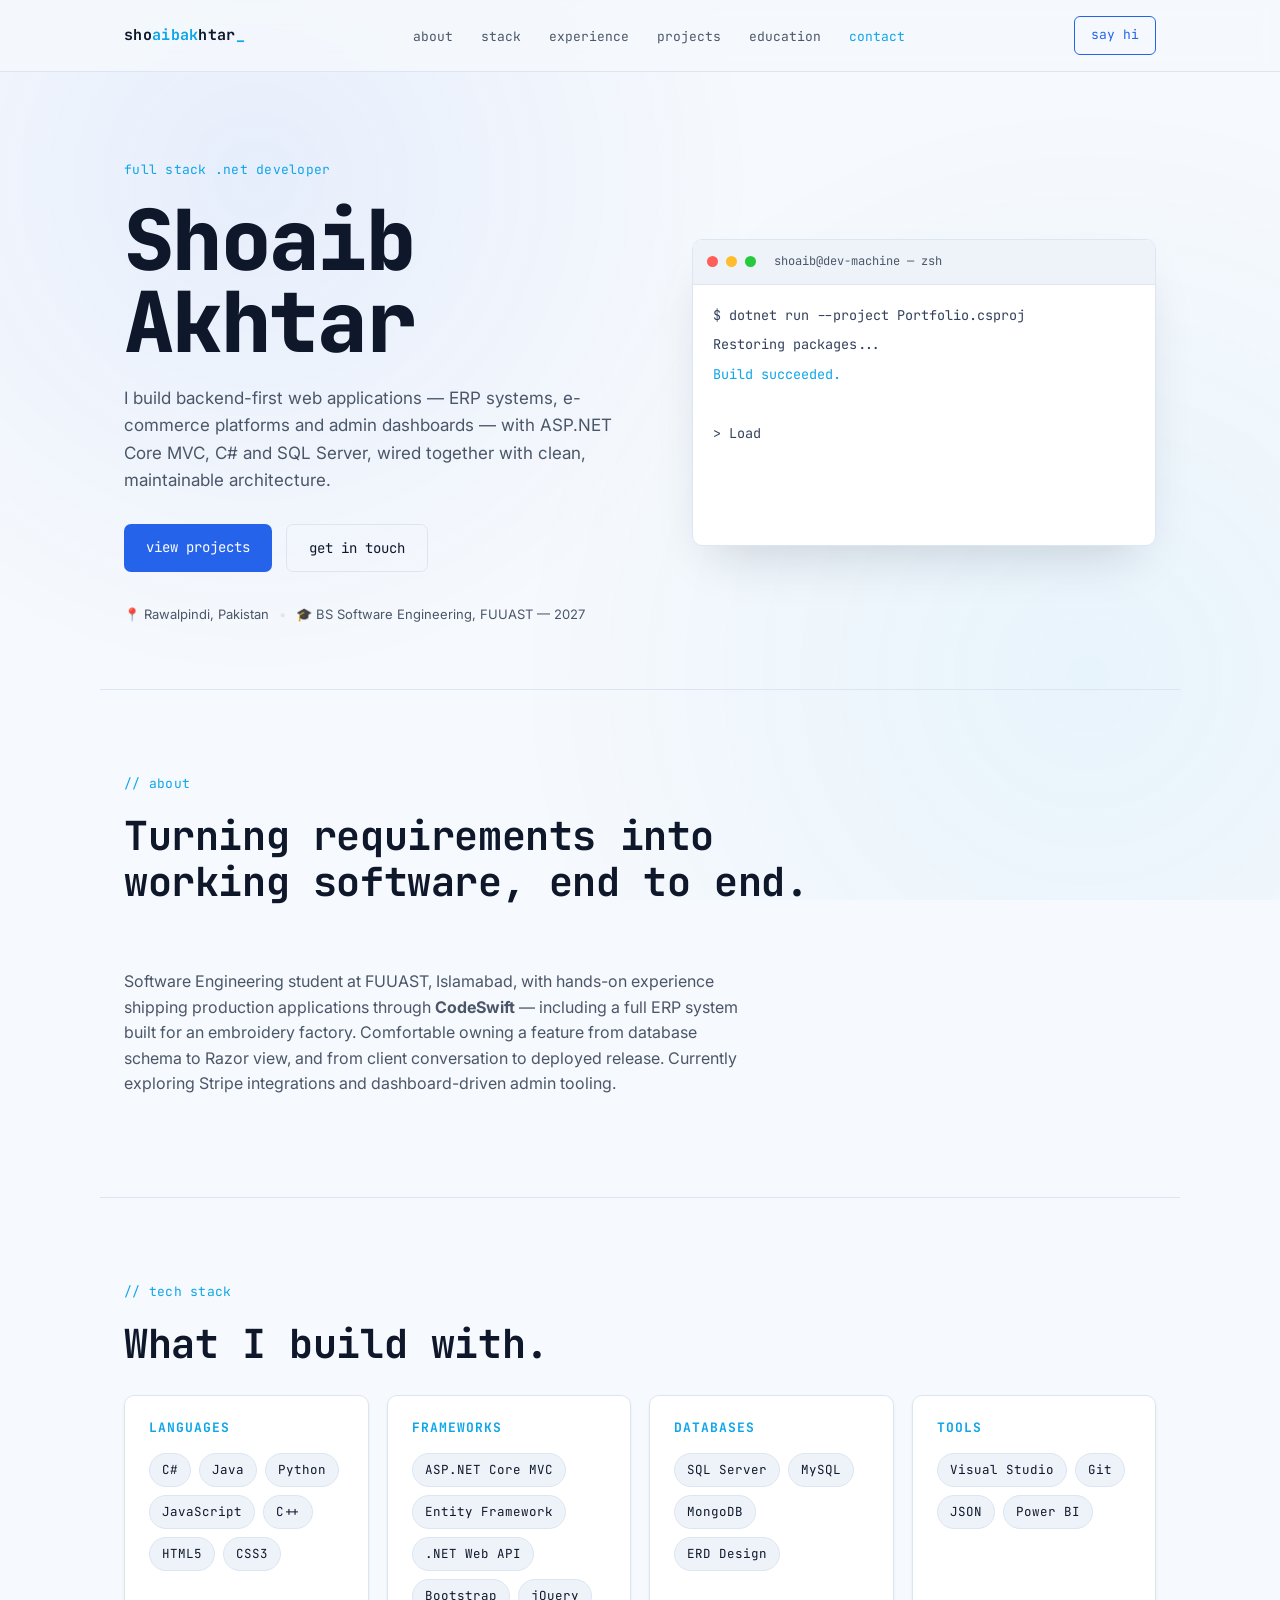
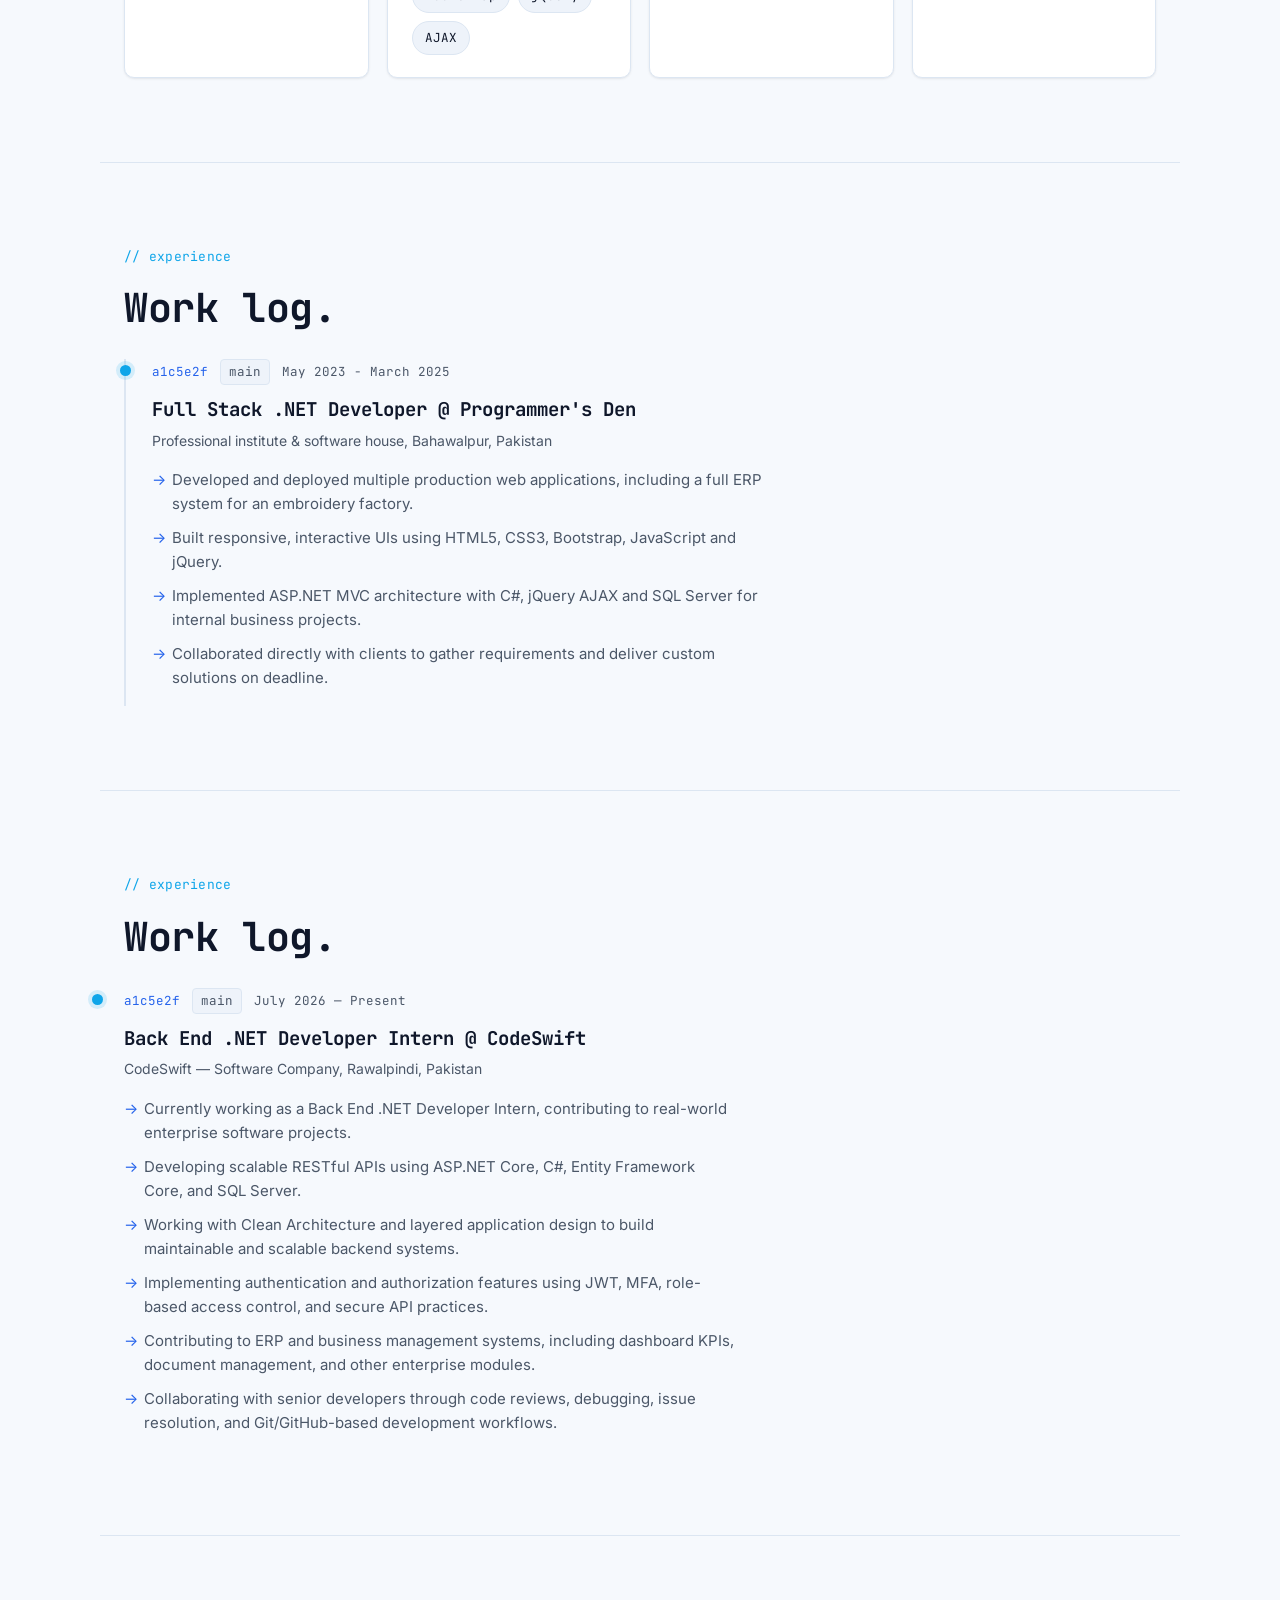
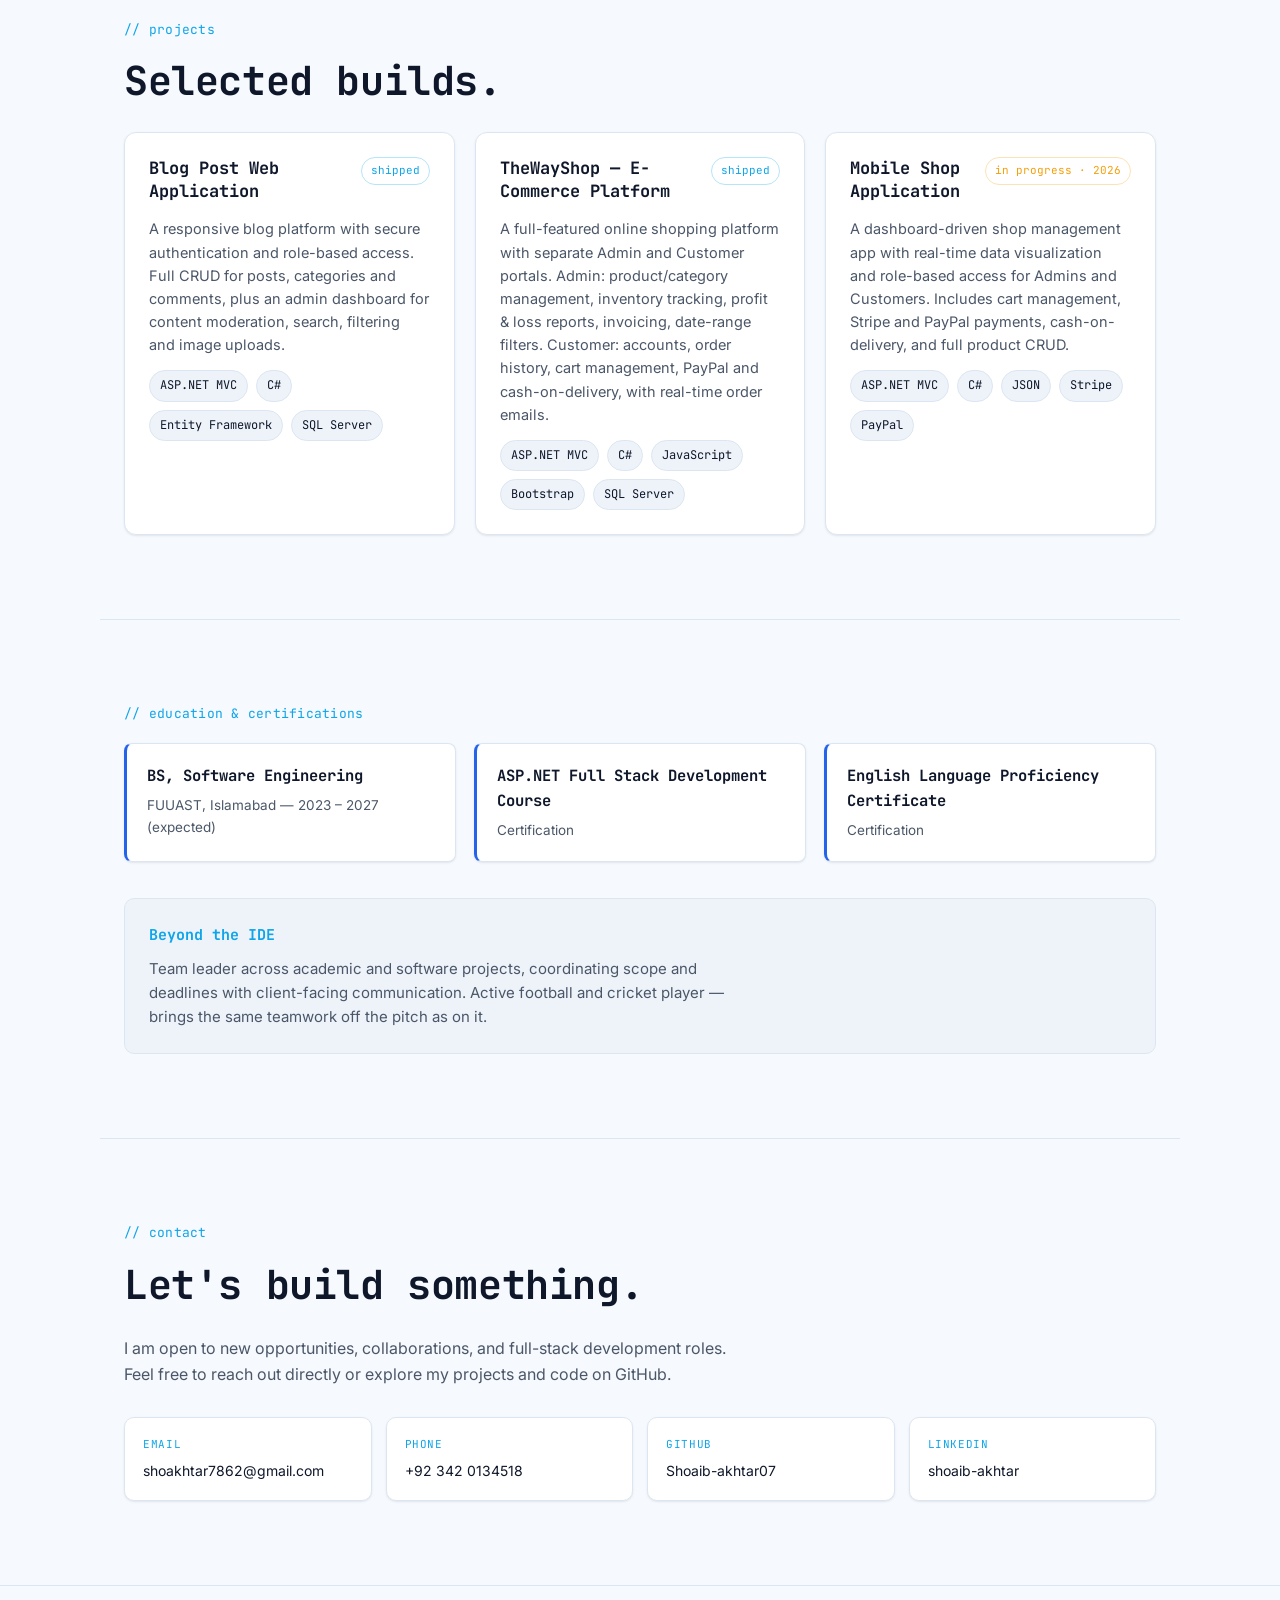
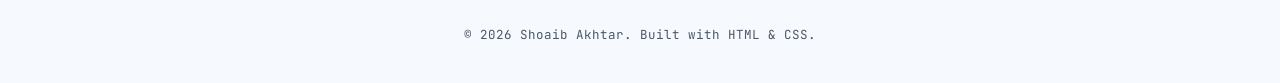
<file: index.html>
<!doctype html>
<html lang="en">
  <head>
    <meta charset="UTF-8" />
    <meta name="viewport" content="width=device-width, initial-scale=1.0" />
    <title>Shoaib Akhtar — Full Stack .NET Developer</title>
    <link rel="preconnect" href="https://fonts.googleapis.com" />
    <link rel="preconnect" href="https://fonts.gstatic.com" crossorigin />
    <link
      href="https://fonts.googleapis.com/css2?family=JetBrains+Mono:wght@400;500;600;700;800&family=Inter:wght@400;500;600;700&display=swap"
      rel="stylesheet"
    />
    <link rel="stylesheet" href="style.css" />
  </head>
  <body>
    <div class="noise"></div>

    <nav class="navbar" id="navbar">
      <div class="nav-inner">
        <a href="#top" class="nav-logo"
          >sho<span>aibak</span>htar<span class="cursor-dot">_</span></a
        >
        <ul class="nav-links">
          <li><a href="#about">about</a></li>
          <li><a href="#skills">stack</a></li>
          <li><a href="#experience">experience</a></li>
          <li><a href="#projects">projects</a></li>
          <li><a href="#education">education</a></li>
          <li><a href="#contact">contact</a></li>
        </ul>
        <a href="mailto:shoakhtar7862@gmail.com" class="nav-cta">say hi</a>
      </div>
    </nav>

    <main id="top">
      <!-- HERO -->
      <section class="hero">
        <div class="hero-grid">
          <div class="hero-copy">
            <p class="eyebrow">full stack .net developer</p>
            <h1 class="hero-title">Shoaib<br />Akhtar</h1>
            <p class="hero-sub">
              I build backend-first web applications — ERP systems, e-commerce
              platforms and admin dashboards — with ASP.NET Core MVC, C# and SQL
              Server, wired together with clean, maintainable architecture.
            </p>
            <div class="hero-actions">
              <a href="#projects" class="btn btn-primary">view projects</a>
              <a href="#contact" class="btn btn-ghost">get in touch</a>
            </div>
            <div class="hero-meta">
              <span>📍 Rawalpindi, Pakistan</span>
              <span class="dot">•</span>
              <span>🎓 BS Software Engineering, FUUAST — 2027</span>
            </div>
          </div>

          <div
            class="terminal"
            role="img"
            aria-label="Terminal window showing a build log for Shoaib Akhtar's portfolio"
          >
            <div class="terminal-bar">
              <span class="term-dot red"></span>
              <span class="term-dot yellow"></span>
              <span class="term-dot green"></span>
              <span class="term-title">shoaib@dev-machine — zsh</span>
            </div>
            <div class="terminal-body" id="terminalBody">
              <p>
                <span class="prompt">$</span> dotnet run --project
                Portfolio.csproj
              </p>
            </div>
          </div>
        </div>
      </section>

      <!-- ABOUT -->
      <section class="section" id="about">
        <p class="eyebrow">// about</p>
        <div class="about-grid">
          <h2 class="section-title">
            Turning requirements into<br />working software, end to end.
          </h2>
          <p class="section-text">
            Software Engineering student at FUUAST, Islamabad, with hands-on
            experience shipping production applications through
            <strong>CodeSwift</strong> — including a full ERP system
            built for an embroidery factory. Comfortable owning a feature from
            database schema to Razor view, and from client conversation to
            deployed release. Currently exploring Stripe integrations and
            dashboard-driven admin tooling.
          </p>
        </div>
      </section>

      <!-- SKILLS -->
      <section class="section" id="skills">
        <p class="eyebrow">// tech stack</p>
        <h2 class="section-title">What I build with.</h2>
        <div class="stack-grid">
          <div class="stack-card">
            <h3>Languages</h3>
            <div class="chip-row">
              <span class="chip">C#</span><span class="chip">Java</span
              ><span class="chip">Python</span>
              <span class="chip">JavaScript</span><span class="chip">C++</span
              ><span class="chip">HTML5</span><span class="chip">CSS3</span>
            </div>
          </div>
          <div class="stack-card">
            <h3>Frameworks</h3>
            <div class="chip-row">
              <span class="chip">ASP.NET Core MVC</span
              ><span class="chip">Entity Framework</span>
              <span class="chip">.NET Web API</span
              ><span class="chip">Bootstrap</span>
              <span class="chip">jQuery</span><span class="chip">AJAX</span>
            </div>
          </div>
          <div class="stack-card">
            <h3>Databases</h3>
            <div class="chip-row">
              <span class="chip">SQL Server</span
              ><span class="chip">MySQL</span> <span class="chip">MongoDB</span
              ><span class="chip">ERD Design</span>
            </div>
          </div>
          <div class="stack-card">
            <h3>Tools</h3>
            <div class="chip-row">
              <span class="chip">Visual Studio</span
              ><span class="chip">Git</span> <span class="chip">JSON</span
              ><span class="chip">Power BI</span>
            </div>
          </div>
        </div>
      </section>

      <!-- EXPERIENCE -->
      <section class="section" id="experience">
        <p class="eyebrow">// experience</p>
        <h2 class="section-title">Work log.</h2>
        <div class="commit-log">
          <div class="commit">
            <div class="commit-line">
              <span class="commit-hash">a1c5e2f</span>
              <span class="commit-branch">main</span>
              <span class="commit-date">May 2023 - March 2025</span>
            </div>
            <h3 class="commit-title">
              Full Stack .NET Developer @ Programmer's Den
            </h3>
            <p class="commit-sub">
              Professional institute &amp; software house, Bahawalpur, Pakistan
            </p>
            <ul class="commit-notes">
              <li>
                Developed and deployed multiple production web applications,
                including a full ERP system for an embroidery factory.
              </li>
              <li>
                Built responsive, interactive UIs using HTML5, CSS3, Bootstrap,
                JavaScript and jQuery.
              </li>
              <li>
                Implemented ASP.NET MVC architecture with C#, jQuery AJAX and
                SQL Server for internal business projects.
              </li>
              <li>
                Collaborated directly with clients to gather requirements and
                deliver custom solutions on deadline.
              </li>
            </ul>
          </div>
        </div>
      </section>
      <section class="section" id="experience">
        <p class="eyebrow">// experience</p>
        <h2 class="section-title">Work log.</h2>
        <div class="commit">
          <div class="commit-line">
            <span class="commit-hash">a1c5e2f</span>
            <span class="commit-branch">main</span>
            <span class="commit-date">July 2026 — Present</span>
          </div>

          <h3 class="commit-title">
            Back End .NET Developer Intern @ CodeSwift
          </h3>
          <p class="commit-sub">
            CodeSwift — Software Company, Rawalpindi, Pakistan
          </p>

          <ul class="commit-notes">
            <li>
              Currently working as a Back End .NET Developer Intern,
              contributing to real-world enterprise software projects.
            </li>
            <li>
              Developing scalable RESTful APIs using ASP.NET Core, C#, Entity
              Framework Core, and SQL Server.
            </li>
            <li>
              Working with Clean Architecture and layered application design to
              build maintainable and scalable backend systems.
            </li>
            <li>
              Implementing authentication and authorization features using JWT,
              MFA, role-based access control, and secure API practices.
            </li>
            <li>
              Contributing to ERP and business management systems, including
              dashboard KPIs, document management, and other enterprise modules.
            </li>
            <li>
              Collaborating with senior developers through code reviews,
              debugging, issue resolution, and Git/GitHub-based development
              workflows.
            </li>
          </ul>
        </div>
      </section>
      
      <!-- PROJECTS -->
      <section class="section" id="projects">
        <p class="eyebrow">// projects</p>
        <h2 class="section-title">Selected builds.</h2>
        <div class="project-grid">
          <article class="project-card">
            <div class="project-head">
              <h3>Blog Post Web Application</h3>
              <span class="project-status status-done">shipped</span>
            </div>
            <p>
              A responsive blog platform with secure authentication and
              role-based access. Full CRUD for posts, categories and comments,
              plus an admin dashboard for content moderation, search, filtering
              and image uploads.
            </p>
            <div class="chip-row small">
              <span class="chip">ASP.NET MVC</span><span class="chip">C#</span>
              <span class="chip">Entity Framework</span
              ><span class="chip">SQL Server</span>
            </div>
          </article>

          <article class="project-card">
            <div class="project-head">
              <h3>TheWayShop — E-Commerce Platform</h3>
              <span class="project-status status-done">shipped</span>
            </div>
            <p>
              A full-featured online shopping platform with separate Admin and
              Customer portals. Admin: product/category management, inventory
              tracking, profit &amp; loss reports, invoicing, date-range
              filters. Customer: accounts, order history, cart management,
              PayPal and cash-on-delivery, with real-time order emails.
            </p>
            <div class="chip-row small">
              <span class="chip">ASP.NET MVC</span><span class="chip">C#</span
              ><span class="chip">JavaScript</span>
              <span class="chip">Bootstrap</span
              ><span class="chip">SQL Server</span>
            </div>
          </article>

          <article class="project-card">
            <div class="project-head">
              <h3>Mobile Shop Application</h3>
              <span class="project-status status-progress"
                >in progress · 2026</span
              >
            </div>
            <p>
              A dashboard-driven shop management app with real-time data
              visualization and role-based access for Admins and Customers.
              Includes cart management, Stripe and PayPal payments,
              cash-on-delivery, and full product CRUD.
            </p>
            <div class="chip-row small">
              <span class="chip">ASP.NET MVC</span><span class="chip">C#</span>
              <span class="chip">JSON</span><span class="chip">Stripe</span
              ><span class="chip">PayPal</span>
            </div>
          </article>
        </div>
      </section>

      <!-- EDUCATION -->
      <section class="section" id="education">
        <p class="eyebrow">// education &amp; certifications</p>
        <div class="edu-grid">
          <div class="edu-card">
            <h3>BS, Software Engineering</h3>
            <p class="edu-sub">FUUAST, Islamabad — 2023 – 2027 (expected)</p>
          </div>
          <div class="edu-card">
            <h3>ASP.NET Full Stack Development Course</h3>
            <p class="edu-sub">Certification</p>
          </div>
          <div class="edu-card">
            <h3>English Language Proficiency Certificate</h3>
            <p class="edu-sub">Certification</p>
          </div>
        </div>
        <div class="leadership">
          <h3>Beyond the IDE</h3>
          <p>
            Team leader across academic and software projects, coordinating
            scope and deadlines with client-facing communication. Active
            football and cricket player — brings the same teamwork off the pitch
            as on it.
          </p>
        </div>
      </section>

      <!-- CONTACT -->
      <section class="section contact" id="contact">
  <p class="eyebrow">// contact</p>

  <h2 class="section-title">Let's build something.</h2>

  <p class="section-text">
    I am open to new opportunities, collaborations, and full-stack
    development roles. Feel free to reach out directly or explore my
    projects and code on GitHub.
  </p>

  <div class="contact-grid">
    <a href="mailto:shoakhtar7862@gmail.com" class="contact-card">
      <span class="contact-label">email</span>
      <span class="contact-value">shoakhtar7862@gmail.com</span>
    </a>

    <a href="tel:+923420134518" class="contact-card">
      <span class="contact-label">phone</span>
      <span class="contact-value">+92 342 0134518</span>
    </a>

    <a
      href="https://github.com/Shoaib-akhtar07"
      target="_blank"
      rel="noopener noreferrer"
      class="contact-card"
    >
      <span class="contact-label">github</span>
      <span class="contact-value">Shoaib-akhtar07</span>
    </a>

    <a
      href="https://www.linkedin.com/in/shoaib-akhtar-3519bb2b0"
      target="_blank"
      rel="noopener noreferrer"
      class="contact-card"
    >
      <span class="contact-label">linkedin</span>
      <span class="contact-value">shoaib-akhtar</span>
    </a>
  </div>
</section>
    </main>

    <footer class="site-footer">
      <p>© 2026 Shoaib Akhtar. Built with HTML &amp; CSS.</p>
    </footer>

    <script src="Script.js"></script>
  </body>
</html>
</file>
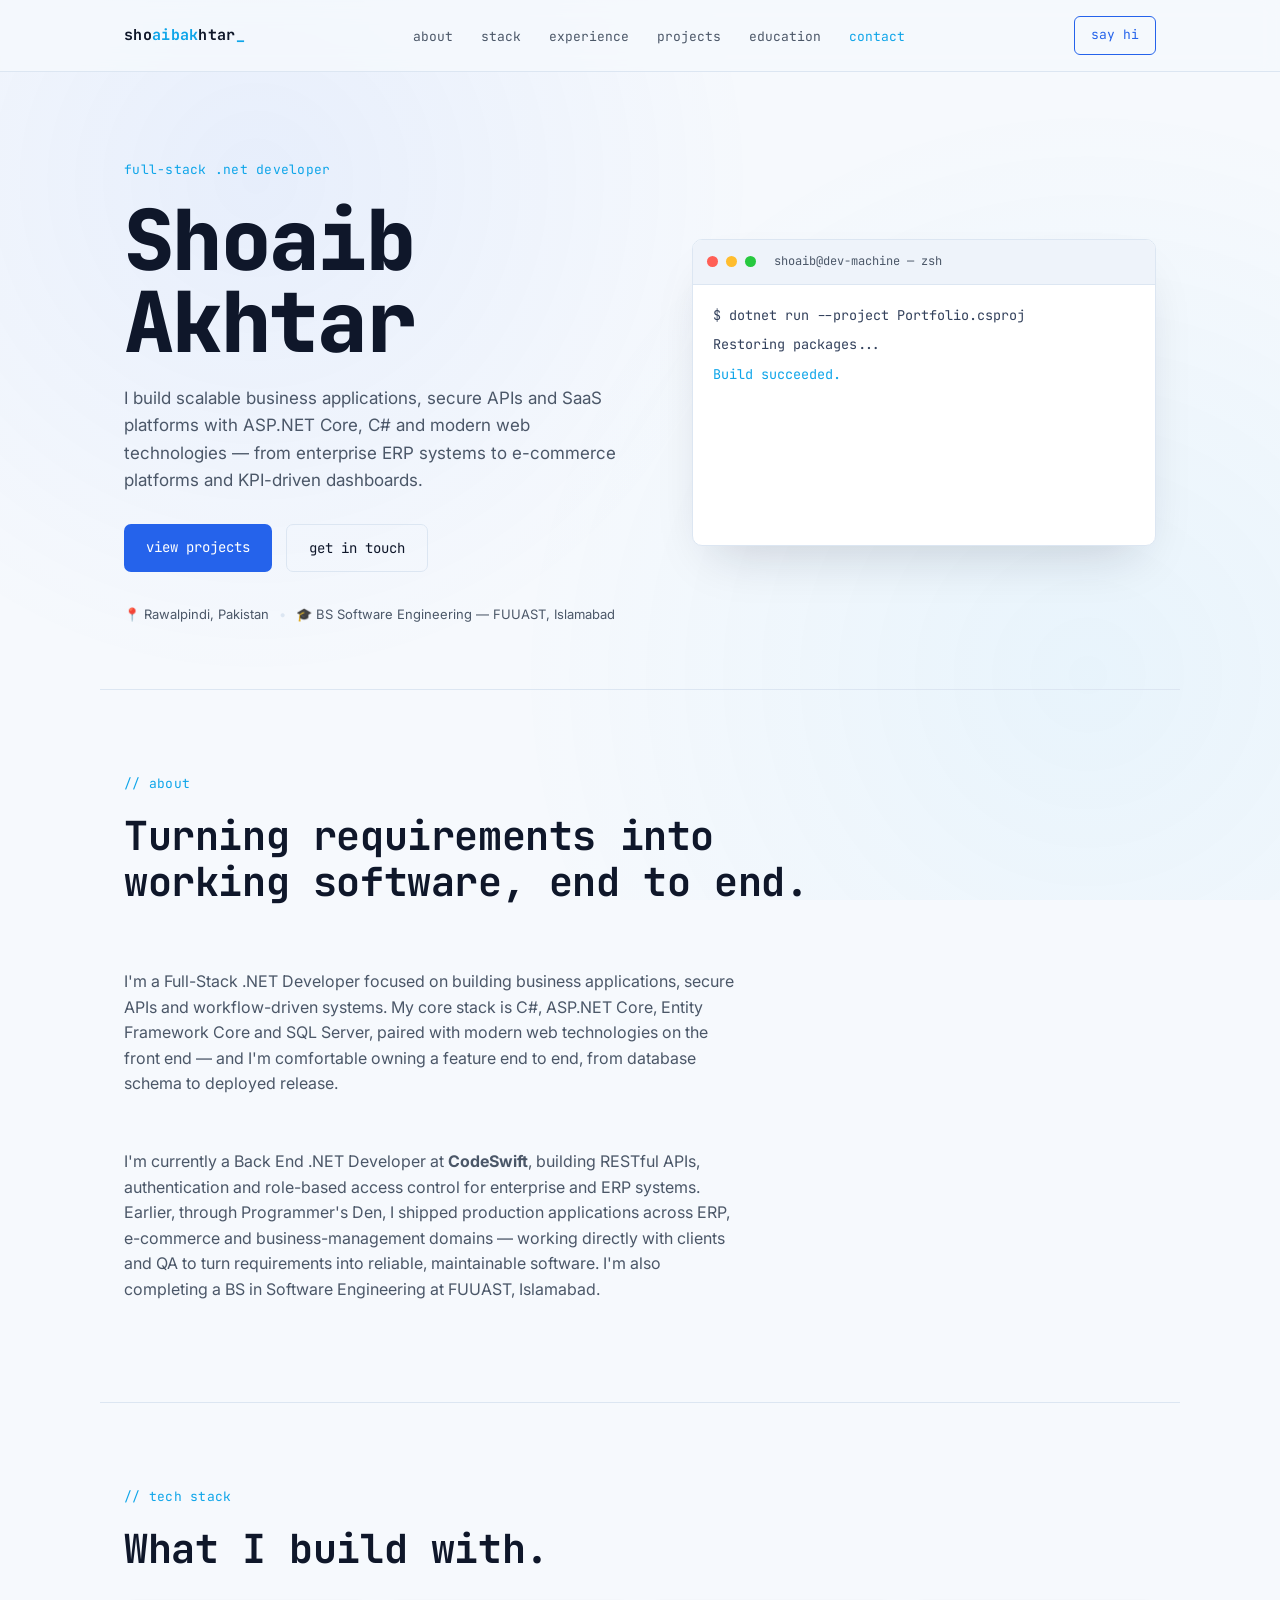
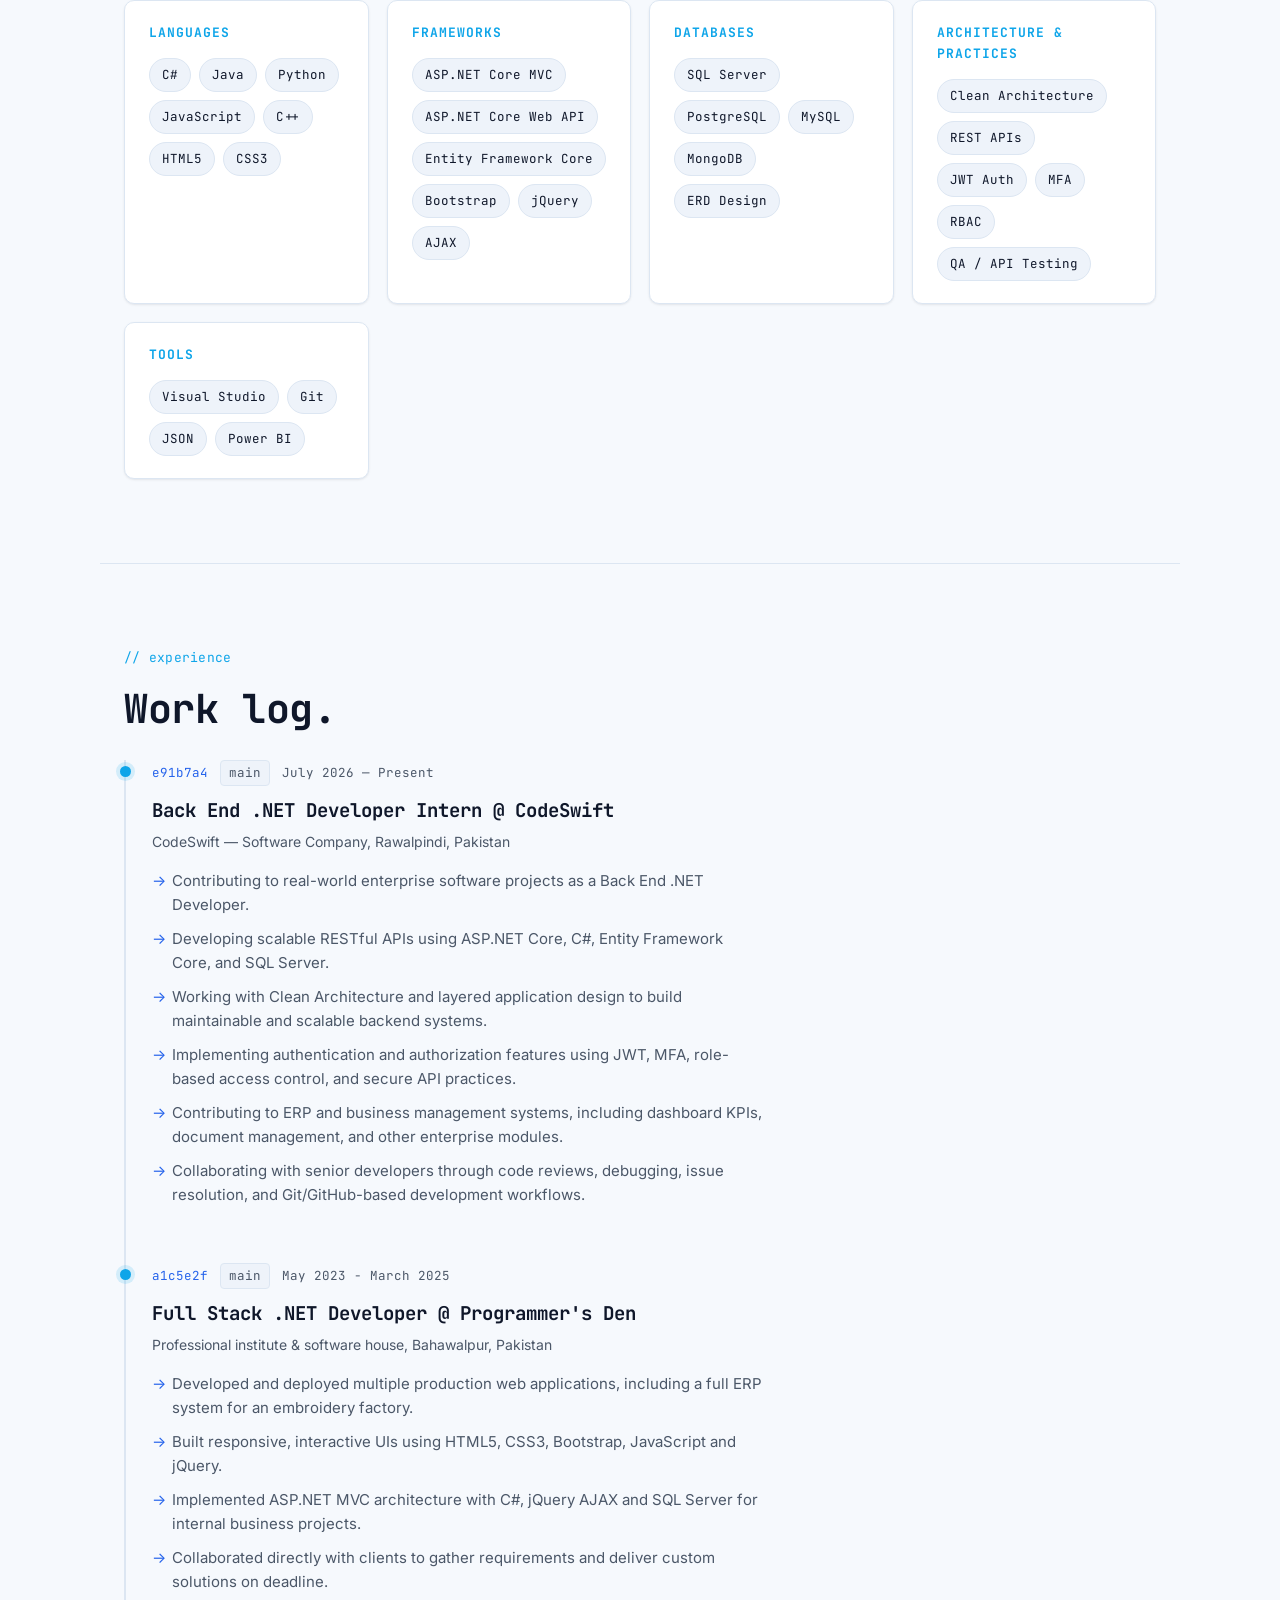
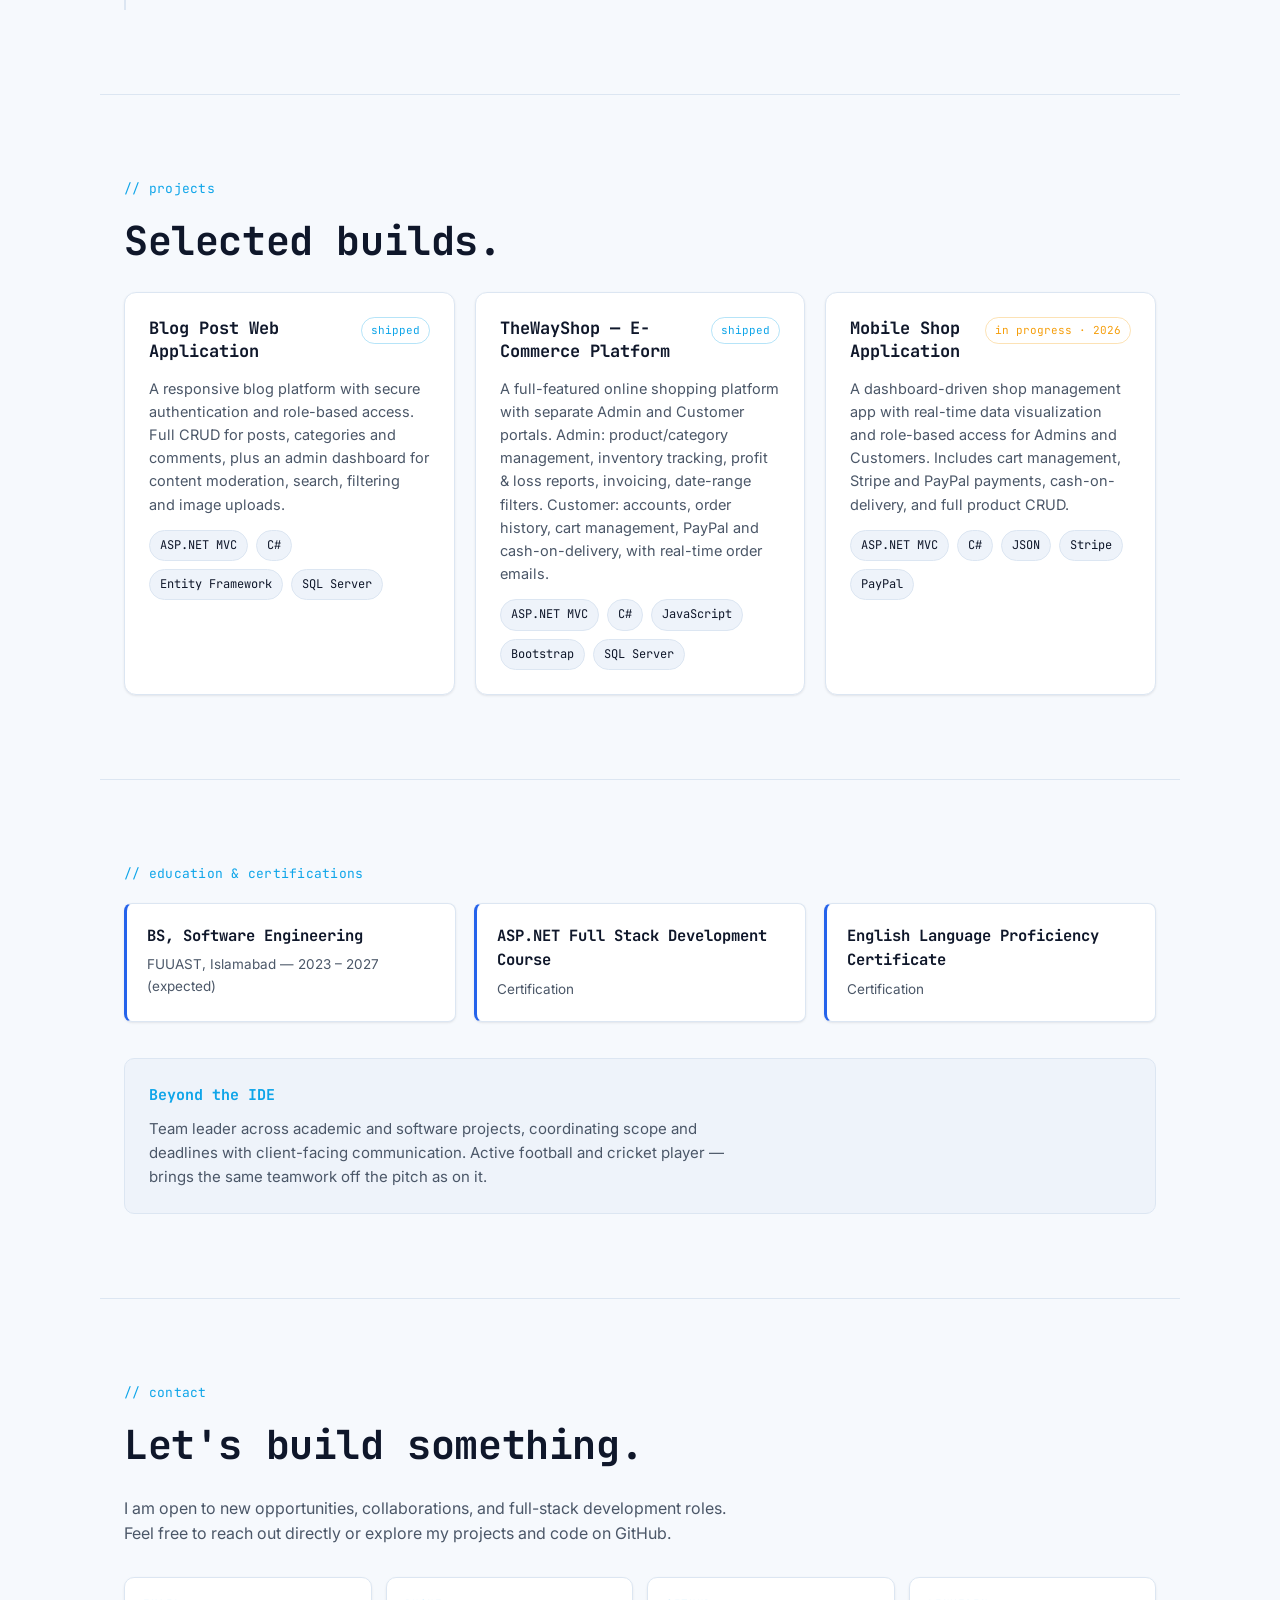
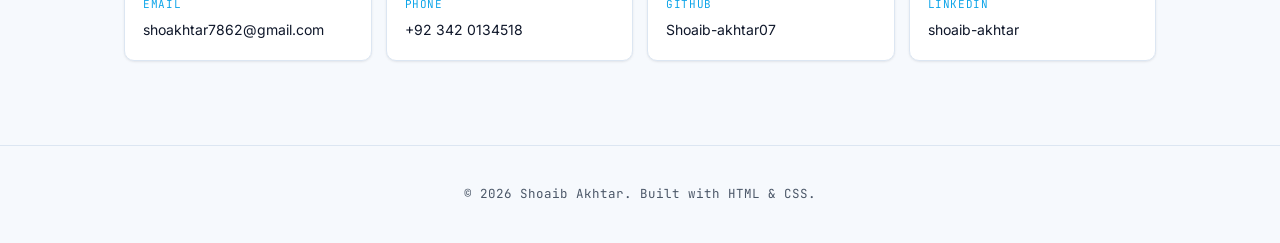
<file: index (1).html>
<!doctype html>
<html lang="en">
  <head>
    <meta charset="UTF-8" />
    <meta name="viewport" content="width=device-width, initial-scale=1.0" />
    <title>Shoaib Akhtar — Full-Stack .NET Developer</title>
    <link rel="preconnect" href="https://fonts.googleapis.com" />
    <link rel="preconnect" href="https://fonts.gstatic.com" crossorigin />
    <link
      href="https://fonts.googleapis.com/css2?family=JetBrains+Mono:wght@400;500;600;700;800&family=Inter:wght@400;500;600;700&display=swap"
      rel="stylesheet"
    />
    <link rel="stylesheet" href="style.css" />
  </head>
  <body>
    <div class="noise"></div>

    <nav class="navbar" id="navbar">
      <div class="nav-inner">
        <a href="#top" class="nav-logo"
          >sho<span>aibak</span>htar<span class="cursor-dot">_</span></a
        >
        <ul class="nav-links">
          <li><a href="#about">about</a></li>
          <li><a href="#skills">stack</a></li>
          <li><a href="#experience">experience</a></li>
          <li><a href="#projects">projects</a></li>
          <li><a href="#education">education</a></li>
          <li><a href="#contact">contact</a></li>
        </ul>
        <a href="mailto:shoakhtar7862@gmail.com" class="nav-cta">say hi</a>
      </div>
    </nav>

    <main id="top">
      <!-- HERO -->
      <section class="hero">
        <div class="hero-grid">
          <div class="hero-copy">
            <p class="eyebrow">full-stack .net developer</p>
            <h1 class="hero-title">Shoaib<br />Akhtar</h1>
            <p class="hero-sub">
              I build scalable business applications, secure APIs and SaaS
              platforms with ASP.NET Core, C# and modern web technologies —
              from enterprise ERP systems to e-commerce platforms and
              KPI-driven dashboards.
            </p>
            <div class="hero-actions">
              <a href="#projects" class="btn btn-primary">view projects</a>
              <a href="#contact" class="btn btn-ghost">get in touch</a>
            </div>
            <div class="hero-meta">
              <span>📍 Rawalpindi, Pakistan</span>
              <span class="dot">•</span>
              <span>🎓 BS Software Engineering — FUUAST, Islamabad</span>
            </div>
          </div>

          <div
            class="terminal"
            role="img"
            aria-label="Terminal window showing a build log for Shoaib Akhtar's portfolio"
          >
            <div class="terminal-bar">
              <span class="term-dot red"></span>
              <span class="term-dot yellow"></span>
              <span class="term-dot green"></span>
              <span class="term-title">shoaib@dev-machine — zsh</span>
            </div>
            <div class="terminal-body" id="terminalBody">
              <p>
                <span class="prompt">$</span> dotnet run --project
                Portfolio.csproj
              </p>
            </div>
          </div>
        </div>
      </section>

      <!-- ABOUT -->
      <section class="section" id="about">
        <p class="eyebrow">// about</p>
        <div class="about-grid">
          <h2 class="section-title">
            Turning requirements into<br />working software, end to end.
          </h2>
          <p class="section-text">
            I'm a Full-Stack .NET Developer focused on building business
            applications, secure APIs and workflow-driven systems. My core
            stack is C#, ASP.NET Core, Entity Framework Core and SQL Server,
            paired with modern web technologies on the front end — and I'm
            comfortable owning a feature end to end, from database schema to
            deployed release.
          </p>
          <p class="section-text">
            I'm currently a Back End .NET Developer at
            <strong>CodeSwift</strong>, building RESTful APIs, authentication
            and role-based access control for enterprise and ERP systems.
            Earlier, through Programmer's Den, I shipped production
            applications across ERP, e-commerce and business-management
            domains — working directly with clients and QA to turn
            requirements into reliable, maintainable software. I'm also
            completing a BS in Software Engineering at FUUAST, Islamabad.
          </p>
        </div>
      </section>

      <!-- SKILLS -->
      <section class="section" id="skills">
        <p class="eyebrow">// tech stack</p>
        <h2 class="section-title">What I build with.</h2>
        <div class="stack-grid">
          <div class="stack-card">
            <h3>Languages</h3>
            <div class="chip-row">
              <span class="chip">C#</span><span class="chip">Java</span
              ><span class="chip">Python</span>
              <span class="chip">JavaScript</span><span class="chip">C++</span
              ><span class="chip">HTML5</span><span class="chip">CSS3</span>
            </div>
          </div>
          <div class="stack-card">
            <h3>Frameworks</h3>
            <div class="chip-row">
              <span class="chip">ASP.NET Core MVC</span
              ><span class="chip">ASP.NET Core Web API</span>
              <span class="chip">Entity Framework Core</span
              ><span class="chip">Bootstrap</span>
              <span class="chip">jQuery</span><span class="chip">AJAX</span>
            </div>
          </div>
          <div class="stack-card">
            <h3>Databases</h3>
            <div class="chip-row">
              <span class="chip">SQL Server</span
              ><span class="chip">PostgreSQL</span
              ><span class="chip">MySQL</span> <span class="chip">MongoDB</span
              ><span class="chip">ERD Design</span>
            </div>
          </div>
          <div class="stack-card">
            <h3>Architecture &amp; Practices</h3>
            <div class="chip-row">
              <span class="chip">Clean Architecture</span
              ><span class="chip">REST APIs</span>
              <span class="chip">JWT Auth</span><span class="chip">MFA</span>
              <span class="chip">RBAC</span
              ><span class="chip">QA / API Testing</span>
            </div>
          </div>
          <div class="stack-card">
            <h3>Tools</h3>
            <div class="chip-row">
              <span class="chip">Visual Studio</span
              ><span class="chip">Git</span> <span class="chip">JSON</span
              ><span class="chip">Power BI</span>
            </div>
          </div>
        </div>
      </section>

      <!-- EXPERIENCE -->
      <section class="section" id="experience">
        <p class="eyebrow">// experience</p>
        <h2 class="section-title">Work log.</h2>
        <div class="commit-log">
          <div class="commit">
            <div class="commit-line">
              <span class="commit-hash">e91b7a4</span>
              <span class="commit-branch">main</span>
              <span class="commit-date">July 2026 — Present</span>
            </div>

            <h3 class="commit-title">
              Back End .NET Developer Intern @ CodeSwift
            </h3>
            <p class="commit-sub">
              CodeSwift — Software Company, Rawalpindi, Pakistan
            </p>

            <ul class="commit-notes">
              <li>
                Contributing to real-world enterprise software projects as a
                Back End .NET Developer.
              </li>
              <li>
                Developing scalable RESTful APIs using ASP.NET Core, C#, Entity
                Framework Core, and SQL Server.
              </li>
              <li>
                Working with Clean Architecture and layered application design
                to build maintainable and scalable backend systems.
              </li>
              <li>
                Implementing authentication and authorization features using
                JWT, MFA, role-based access control, and secure API practices.
              </li>
              <li>
                Contributing to ERP and business management systems, including
                dashboard KPIs, document management, and other enterprise
                modules.
              </li>
              <li>
                Collaborating with senior developers through code reviews,
                debugging, issue resolution, and Git/GitHub-based development
                workflows.
              </li>
            </ul>
          </div>

          <div class="commit">
            <div class="commit-line">
              <span class="commit-hash">a1c5e2f</span>
              <span class="commit-branch">main</span>
              <span class="commit-date">May 2023 - March 2025</span>
            </div>
            <h3 class="commit-title">
              Full Stack .NET Developer @ Programmer's Den
            </h3>
            <p class="commit-sub">
              Professional institute &amp; software house, Bahawalpur, Pakistan
            </p>
            <ul class="commit-notes">
              <li>
                Developed and deployed multiple production web applications,
                including a full ERP system for an embroidery factory.
              </li>
              <li>
                Built responsive, interactive UIs using HTML5, CSS3, Bootstrap,
                JavaScript and jQuery.
              </li>
              <li>
                Implemented ASP.NET MVC architecture with C#, jQuery AJAX and
                SQL Server for internal business projects.
              </li>
              <li>
                Collaborated directly with clients to gather requirements and
                deliver custom solutions on deadline.
              </li>
            </ul>
          </div>
        </div>
      </section>

      <!-- PROJECTS -->
      <section class="section" id="projects">
        <p class="eyebrow">// projects</p>
        <h2 class="section-title">Selected builds.</h2>
        <div class="project-grid">
          <article class="project-card">
            <div class="project-head">
              <h3>Blog Post Web Application</h3>
              <span class="project-status status-done">shipped</span>
            </div>
            <p>
              A responsive blog platform with secure authentication and
              role-based access. Full CRUD for posts, categories and comments,
              plus an admin dashboard for content moderation, search, filtering
              and image uploads.
            </p>
            <div class="chip-row small">
              <span class="chip">ASP.NET MVC</span><span class="chip">C#</span>
              <span class="chip">Entity Framework</span
              ><span class="chip">SQL Server</span>
            </div>
          </article>

          <article class="project-card">
            <div class="project-head">
              <h3>TheWayShop — E-Commerce Platform</h3>
              <span class="project-status status-done">shipped</span>
            </div>
            <p>
              A full-featured online shopping platform with separate Admin and
              Customer portals. Admin: product/category management, inventory
              tracking, profit &amp; loss reports, invoicing, date-range
              filters. Customer: accounts, order history, cart management,
              PayPal and cash-on-delivery, with real-time order emails.
            </p>
            <div class="chip-row small">
              <span class="chip">ASP.NET MVC</span><span class="chip">C#</span
              ><span class="chip">JavaScript</span>
              <span class="chip">Bootstrap</span
              ><span class="chip">SQL Server</span>
            </div>
          </article>

          <article class="project-card">
            <div class="project-head">
              <h3>Mobile Shop Application</h3>
              <span class="project-status status-progress"
                >in progress · 2026</span
              >
            </div>
            <p>
              A dashboard-driven shop management app with real-time data
              visualization and role-based access for Admins and Customers.
              Includes cart management, Stripe and PayPal payments,
              cash-on-delivery, and full product CRUD.
            </p>
            <div class="chip-row small">
              <span class="chip">ASP.NET MVC</span><span class="chip">C#</span>
              <span class="chip">JSON</span><span class="chip">Stripe</span
              ><span class="chip">PayPal</span>
            </div>
          </article>
        </div>
      </section>

      <!-- EDUCATION -->
      <section class="section" id="education">
        <p class="eyebrow">// education &amp; certifications</p>
        <div class="edu-grid">
          <div class="edu-card">
            <h3>BS, Software Engineering</h3>
            <p class="edu-sub">FUUAST, Islamabad — 2023 – 2027 (expected)</p>
          </div>
          <div class="edu-card">
            <h3>ASP.NET Full Stack Development Course</h3>
            <p class="edu-sub">Certification</p>
          </div>
          <div class="edu-card">
            <h3>English Language Proficiency Certificate</h3>
            <p class="edu-sub">Certification</p>
          </div>
        </div>
        <div class="leadership">
          <h3>Beyond the IDE</h3>
          <p>
            Team leader across academic and software projects, coordinating
            scope and deadlines with client-facing communication. Active
            football and cricket player — brings the same teamwork off the pitch
            as on it.
          </p>
        </div>
      </section>

      <!-- CONTACT -->
      <section class="section contact" id="contact">
  <p class="eyebrow">// contact</p>

  <h2 class="section-title">Let's build something.</h2>

  <p class="section-text">
    I am open to new opportunities, collaborations, and full-stack
    development roles. Feel free to reach out directly or explore my
    projects and code on GitHub.
  </p>

  <div class="contact-grid">
    <a href="mailto:shoakhtar7862@gmail.com" class="contact-card">
      <span class="contact-label">email</span>
      <span class="contact-value">shoakhtar7862@gmail.com</span>
    </a>

    <a href="tel:+923420134518" class="contact-card">
      <span class="contact-label">phone</span>
      <span class="contact-value">+92 342 0134518</span>
    </a>

    <a
      href="https://github.com/Shoaib-akhtar07"
      target="_blank"
      rel="noopener noreferrer"
      class="contact-card"
    >
      <span class="contact-label">github</span>
      <span class="contact-value">Shoaib-akhtar07</span>
    </a>

    <a
      href="https://www.linkedin.com/in/shoaib-akhtar-3519bb2b0"
      target="_blank"
      rel="noopener noreferrer"
      class="contact-card"
    >
      <span class="contact-label">linkedin</span>
      <span class="contact-value">shoaib-akhtar</span>
    </a>
  </div>
</section>
    </main>

    <footer class="site-footer">
      <p>© 2026 Shoaib Akhtar. Built with HTML &amp; CSS.</p>
    </footer>

    <script src="Script.js"></script>
  </body>
</html>
</file>
<file: style.css>
/* ===================================================
   Tokens
=================================================== */
:root {
  --bg:        #F6F9FD;
  --surface:   #FFFFFF;
  --surface-2: #EEF3FA;
  --border:    #DCE6F2;
  --text:      #0F172A;
  --text-muted:#4B5768;
  --accent:    #2563EB;
  --accent-dim:#1D4ED8;
  --accent-2:  #0EA5E9;
  --accent-warn:#F59E0B;
  --shadow-card: 0 1px 3px rgba(15,23,42,0.06), 0 1px 2px rgba(15,23,42,0.04);

  --font-mono: 'JetBrains Mono', ui-monospace, monospace;
  --font-body: 'Inter', system-ui, sans-serif;

  --maxw: 1080px;
}

* { box-sizing: border-box; }
html { scroll-behavior: smooth; }

@media (prefers-reduced-motion: reduce) {
  html { scroll-behavior: auto; }
  * { animation-duration: 0.001ms !important; animation-iteration-count: 1 !important; transition-duration: 0.001ms !important; }
}

body {
  margin: 0;
  background: var(--bg);
  color: var(--text);
  font-family: var(--font-body);
  line-height: 1.6;
  -webkit-font-smoothing: antialiased;
}

a { color: inherit; text-decoration: none; }
ul { margin: 0; padding: 0; list-style: none; }
h1, h2, h3 { margin: 0; font-family: var(--font-mono); }

.noise {
  position: fixed; inset: 0; pointer-events: none; z-index: 1;
  background-image: radial-gradient(circle at 20% 20%, rgba(37,99,235,0.07), transparent 40%),
                     radial-gradient(circle at 85% 75%, rgba(14,165,233,0.06), transparent 45%);
}

:focus-visible {
  outline: 2px solid var(--accent-2);
  outline-offset: 3px;
  border-radius: 2px;
}

/* ===================================================
   Nav
=================================================== */
.navbar {
  position: sticky; top: 0; z-index: 50;
  background: rgba(246,249,253,0.8);
  backdrop-filter: blur(10px);
  border-bottom: 1px solid var(--border);
}
.nav-inner {
  max-width: var(--maxw);
  margin: 0 auto;
  padding: 16px 24px;
  display: flex; align-items: center; justify-content: space-between;
  gap: 24px;
}
.nav-logo {
  font-family: var(--font-mono);
  font-weight: 700;
  font-size: 15px;
  letter-spacing: 0.02em;
}
.nav-logo span { color: var(--accent-2); }
.cursor-dot { color: var(--accent); animation: blink 1.1s steps(1) infinite; }
@keyframes blink { 50% { opacity: 0; } }

.nav-links { display: flex; gap: 28px; }
.nav-links a {
  font-family: var(--font-mono);
  font-size: 13px;
  color: var(--text-muted);
  transition: color 0.2s ease;
}
.nav-links a:hover { color: var(--accent-2); }

.nav-cta {
  font-family: var(--font-mono);
  font-size: 13px;
  padding: 8px 16px;
  border: 1px solid var(--accent);
  border-radius: 6px;
  color: var(--accent);
  transition: all 0.2s ease;
  white-space: nowrap;
}
.nav-cta:hover { background: var(--accent); color: var(--bg); }

@media (max-width: 820px) {
  .nav-links { display: none; }
}

/* ===================================================
   Hero
=================================================== */
.hero { max-width: var(--maxw); margin: 0 auto; padding: 88px 24px 64px; position: relative; z-index: 2; }
.hero-grid {
  display: grid;
  grid-template-columns: 1.05fr 0.95fr;
  gap: 56px;
  align-items: center;
}
@media (max-width: 900px) {
  .hero-grid { grid-template-columns: 1fr; }
}

.eyebrow {
  font-family: var(--font-mono);
  font-size: 13px;
  color: var(--accent-2);
  margin: 0 0 18px;
  letter-spacing: 0.02em;
}

.hero-title {
  font-size: clamp(48px, 7vw, 84px);
  font-weight: 800;
  line-height: 0.98;
  letter-spacing: -0.02em;
  margin-bottom: 22px;
}

.hero-sub {
  font-size: 17px;
  color: var(--text-muted);
  max-width: 46ch;
  margin-bottom: 30px;
}

.hero-actions { display: flex; gap: 14px; margin-bottom: 32px; flex-wrap: wrap; }

.btn {
  font-family: var(--font-mono);
  font-size: 14px;
  padding: 12px 22px;
  border-radius: 7px;
  transition: all 0.2s ease;
  display: inline-block;
}
.btn-primary { background: var(--accent); color: #fff; }
.btn-primary:hover { background: var(--accent-dim); }
.btn-ghost { border: 1px solid var(--border); color: var(--text); }
.btn-ghost:hover { border-color: var(--accent-2); color: var(--accent-2); }

.hero-meta {
  font-size: 13px;
  color: var(--text-muted);
  display: flex; gap: 10px; flex-wrap: wrap; align-items: center;
}
.hero-meta .dot { color: var(--border); }

/* Terminal */
.terminal {
  background: var(--surface);
  border: 1px solid var(--border);
  border-radius: 10px;
  overflow: hidden;
  box-shadow: 0 25px 50px -20px rgba(15,23,42,0.18);
}
.terminal-bar {
  display: flex; align-items: center; gap: 8px;
  padding: 12px 14px;
  background: var(--surface-2);
  border-bottom: 1px solid var(--border);
}
.term-dot { width: 11px; height: 11px; border-radius: 50%; display: inline-block; }
.term-dot.red { background: #FF5F56; }
.term-dot.yellow { background: #FFBD2E; }
.term-dot.green { background: #27C93F; }
.term-title { margin-left: 10px; font-family: var(--font-mono); font-size: 12px; color: var(--text-muted); }

.terminal-body {
  font-family: var(--font-mono);
  font-size: 13.5px;
  padding: 20px;
  min-height: 260px;
  color: #33415C;
}
.terminal-body p { margin: 0 0 8px; white-space: pre-wrap; }
.terminal-body .prompt { color: var(--accent-2); margin-right: 8px; }
.terminal-body .ok { color: var(--accent-2); }
.terminal-body .key { color: var(--accent); }
.term-caret {
  display: inline-block; width: 7px; height: 15px; background: var(--accent-2);
  vertical-align: text-bottom; animation: blink 1s steps(1) infinite;
}

/* ===================================================
   Sections
=================================================== */
.section {
  max-width: var(--maxw);
  margin: 0 auto;
  padding: 84px 24px;
  border-top: 1px solid var(--border);
  position: relative; z-index: 2;
}

.section-title {
  font-size: clamp(28px, 4vw, 40px);
  font-weight: 700;
  letter-spacing: -0.01em;
  margin-bottom: 28px;
  line-height: 1.15;
}

.section-text {
  color: var(--text-muted);
  font-size: 16px;
  max-width: 62ch;
}

.about-grid { display: grid; gap: 20px; }

/* Skills */
.stack-grid {
  display: grid;
  grid-template-columns: repeat(auto-fit, minmax(240px, 1fr));
  gap: 18px;
}
@media (max-width: 700px) { .stack-grid { grid-template-columns: 1fr; } }

.stack-card {
  background: var(--surface);
  border: 1px solid var(--border);
  border-radius: 10px;
  padding: 22px 24px;
  box-shadow: var(--shadow-card);
}
.stack-card h3 {
  font-size: 13px;
  text-transform: uppercase;
  letter-spacing: 0.08em;
  color: var(--accent-2);
  margin-bottom: 14px;
}

.chip-row { display: flex; flex-wrap: wrap; gap: 8px; }
.chip {
  font-family: var(--font-mono);
  font-size: 12.5px;
  padding: 6px 12px;
  border-radius: 20px;
  background: var(--surface-2);
  border: 1px solid var(--border);
  color: var(--text);
}
.chip-row.small .chip { font-size: 12px; padding: 5px 10px; }

/* Experience / commit log */
.commit-log { border-left: 2px solid var(--border); padding-left: 26px; }
.commit { position: relative; padding-bottom: 6px; }
.commit::before {
  content: "";
  position: absolute; left: -32px; top: 6px;
  width: 11px; height: 11px; border-radius: 50%;
  background: var(--accent-2);
  box-shadow: 0 0 0 4px rgba(14,165,233,0.15);
}
.commit-line {
  display: flex; gap: 12px; align-items: center; flex-wrap: wrap;
  font-family: var(--font-mono); font-size: 12.5px; color: var(--text-muted);
  margin-bottom: 10px;
}
.commit-hash { color: var(--accent); }
.commit-branch {
  background: var(--surface-2); border: 1px solid var(--border);
  border-radius: 4px; padding: 2px 8px;
}
.commit-title { font-size: 19px; margin-bottom: 4px; }
.commit-sub { color: var(--text-muted); font-size: 14px; margin: 0 0 16px; }
.commit-notes { list-style: none; margin: 0; padding: 0; }
.commit-notes li {
  position: relative; padding-left: 20px; margin-bottom: 10px;
  color: var(--text-muted); font-size: 15px; max-width: 68ch;
}
.commit-notes li::before {
  content: "→"; position: absolute; left: 0; color: var(--accent);
}
.commit + .commit { margin-top: 40px; }

/* Projects */
.project-grid {
  display: grid;
  grid-template-columns: repeat(3, 1fr);
  gap: 20px;
}
@media (max-width: 980px) { .project-grid { grid-template-columns: 1fr; } }

.project-card {
  background: var(--surface);
  border: 1px solid var(--border);
  border-radius: 12px;
  padding: 24px;
  display: flex; flex-direction: column; gap: 14px;
  box-shadow: var(--shadow-card);
  transition: border-color 0.2s ease, transform 0.2s ease, box-shadow 0.2s ease;
}
.project-card:hover {
  border-color: var(--accent-dim);
  transform: translateY(-3px);
  box-shadow: 0 12px 24px -12px rgba(37,99,235,0.25);
}

.project-head { display: flex; justify-content: space-between; align-items: flex-start; gap: 10px; }
.project-head h3 { font-size: 17px; line-height: 1.35; }

.project-status {
  font-family: var(--font-mono);
  font-size: 11px;
  white-space: nowrap;
  padding: 4px 9px;
  border-radius: 20px;
  border: 1px solid var(--border);
}
.status-done { color: var(--accent-2); border-color: rgba(14,165,233,0.3); }
.status-progress { color: var(--accent-warn); border-color: rgba(245,158,11,0.3); }

.project-card p { color: var(--text-muted); font-size: 14.5px; margin: 0; }

/* Education */
.edu-grid {
  display: grid;
  grid-template-columns: repeat(3, 1fr);
  gap: 18px;
  margin-bottom: 36px;
}
@media (max-width: 900px) { .edu-grid { grid-template-columns: 1fr; } }

.edu-card {
  background: var(--surface);
  border: 1px solid var(--border);
  border-left: 3px solid var(--accent);
  border-radius: 8px;
  padding: 20px;
  box-shadow: var(--shadow-card);
}
.edu-card h3 { font-size: 15.5px; margin-bottom: 6px; }
.edu-sub { color: var(--text-muted); font-size: 13.5px; margin: 0; }

.leadership {
  background: var(--surface-2);
  border: 1px solid var(--border);
  border-radius: 10px;
  padding: 24px;
}
.leadership h3 { font-size: 15px; color: var(--accent-2); margin-bottom: 10px; }
.leadership p { color: var(--text-muted); font-size: 15px; margin: 0; max-width: 68ch; }

/* Contact */
.contact-grid {
  margin-top: 30px;
  display: grid;
  grid-template-columns: repeat(4, 1fr);
  gap: 14px;
}
@media (max-width: 900px) { .contact-grid { grid-template-columns: repeat(2, 1fr); } }

.contact-card {
  background: var(--surface);
  border: 1px solid var(--border);
  border-radius: 10px;
  padding: 18px;
  display: flex; flex-direction: column; gap: 6px;
  box-shadow: var(--shadow-card);
  transition: border-color 0.2s ease, transform 0.2s ease, box-shadow 0.2s ease;
}
.contact-card:hover {
  border-color: var(--accent-2);
  transform: translateY(-2px);
  box-shadow: 0 10px 20px -10px rgba(14,165,233,0.3);
}
.contact-label {
  font-family: var(--font-mono); font-size: 11px; text-transform: uppercase;
  letter-spacing: 0.06em; color: var(--accent-2);
}
.contact-value { font-size: 14px; word-break: break-word; }

/* Footer */
.site-footer {
  border-top: 1px solid var(--border);
  padding: 26px 24px;
  text-align: center;
  color: var(--text-muted);
  font-family: var(--font-mono);
  font-size: 12.5px;
}
</file>
